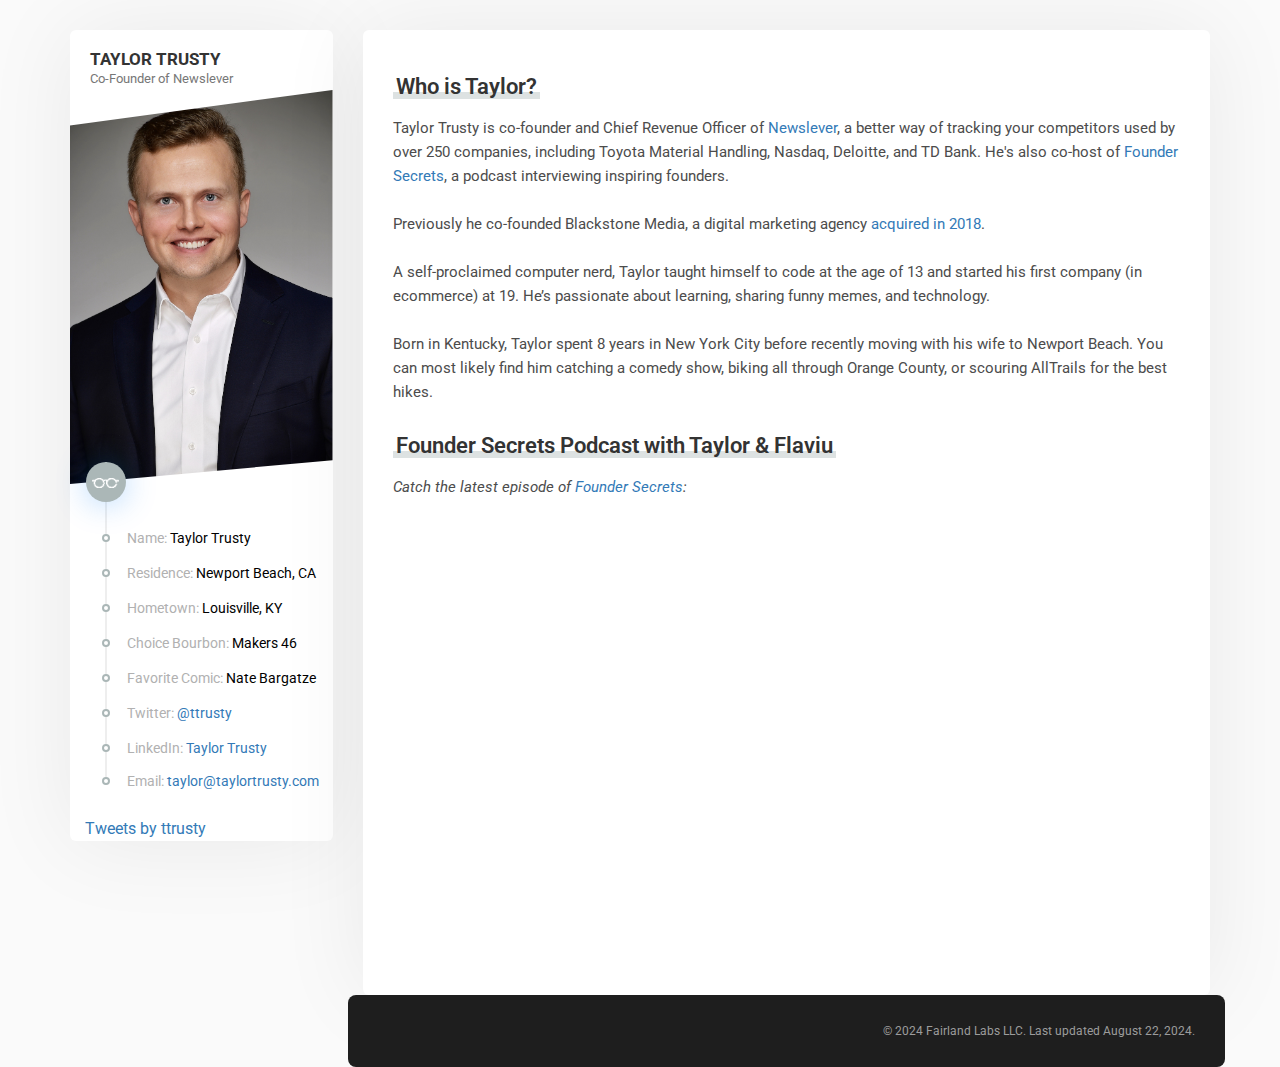
<file: index.html>
<!doctype html>
<html xmlns="http://www.w3.org/1999/xhtml"
      xmlns:fb="http://ogp.me/ns/fb#">
<head>

<title>Taylor Trusty - Co-Founder of Newslever and Co-Host of Founder Secrets</title>
<meta charset="UTF-8">
<meta name="description" content="Taylor Trusty is co-founder of Newslever and co-host of Founder Secrets.">
<meta name="keywords" content="Taylor Trusty, entrepreneur, consultant, digital marketer, speaker">
<meta name="viewport" content="width=device-width, initial-scale=1.0">
<meta property="og:title" content="Taylor Trusty is co-founder of Newslever and co-host of Founder Secrets" />
<meta property="og:image" content="http://www.taylortrusty.com/images/taylortrusty.jpg" />

<!-- CSS
================================================== -->
<link rel="stylesheet" href="css/bootstrap.css"/>
<link rel="stylesheet" href="css/reset.css"/>
<link rel="stylesheet" href="cubeportfolio/css/cubeportfolio.min.css"/>
<link rel="stylesheet" href="css/owl.theme.css"/> 
<link rel="stylesheet" href="css/owl.carousel.css"/>
<link rel="stylesheet" href="css/style.css"/>
<link rel="stylesheet" href="css/colors/grey.css" id="color"/>
<link rel="apple-touch-icon" sizes="180x180" href="apple-touch-icon.png">
<link rel="icon" type="image/png" sizes="32x32" href="favicon-32x32.png">
<link rel="icon" type="image/png" sizes="16x16" href="favicon-16x16.png">
<link rel="manifest" href="site.webmanifest">

    
<!-- Google Web fonts
================================================== --> 
<link href="https://fonts.googleapis.com/css?family=Roboto:400,500,700,900" rel="stylesheet">

<!-- Font Icons
================================================== --> 
<link rel="stylesheet" href="icon-fonts/font-awesome-4.7.0/css/font-awesome.min.css"/>
<link rel="stylesheet" href="icon-fonts/web-design/flaticon.css" />

<!--[if lt IE 9]>
	<script src="http://html5shim.googlecode.com/svn/trunk/html5.js"></script>
<![endif]-->

<!-- Google Tag Manager -->
<script>(function(w,d,s,l,i){w[l]=w[l]||[];w[l].push({'gtm.start':
new Date().getTime(),event:'gtm.js'});var f=d.getElementsByTagName(s)[0],
j=d.createElement(s),dl=l!='dataLayer'?'&l='+l:'';j.async=true;j.src=
'https://www.googletagmanager.com/gtm.js?id='+i+dl;f.parentNode.insertBefore(j,f);
})(window,document,'script','dataLayer','GTM-M8NNN7P');</script>
<!-- End Google Tag Manager -->

</head>
<body>
<!-- Google Tag Manager (noscript) -->
<noscript><iframe src="https://www.googletagmanager.com/ns.html?id=GTM-M8NNN7P"
height="0" width="0" style="display:none;visibility:hidden"></iframe></noscript>
<!-- End Google Tag Manager (noscript) -->
    
<div class="wrapper top_30 container">
<div class="row">
        
<!-- Side bar
================================================== --> 
<div class="col-lg-3 col-md-4">
    <div class="profile">
        <div class="profile-name">
            <span class="name">Taylor Trusty</span><br>
            <span class="job">Co-Founder of Newslever</span>
        </div>
        <figure class="profile-image">
            <img src="images/taylortrusty.jpg" alt="">
        </figure> 
        <ul class="profile-information">
            <li></li>
            <li><p>Name: <span>Taylor Trusty</span></p></li>
            <li><p>Residence: <span>Newport Beach, CA</span></p></li>
			<li><p>Hometown: <span>Louisville, KY</span></p></li>
			<li><p>Choice Bourbon: <span>Makers 46</span></p></li>
			<li><p>Favorite Comic: <span>Nate Bargatze</span></li>
            <li><p>Twitter: <a href="https://twitter.com/ttrusty" target="_blank">@ttrusty</a></p></li>
            <li><p>LinkedIn: <a href="https://www.linkedin.com/in/taylortrusty/" target="_blank">Taylor Trusty</a></p></li>
            <li><p>Email: <a href="mailto:taylor@taylortrusty.com">taylor@taylortrusty.com</a></p></li>
        </ul>
        
        <div class="visible-md-block visible-lg-block col-md-12">
            <a class="visible-md-block visible-lg-block twitter-timeline" data-lang="en" data-height="500" data-theme="light" href="https://twitter.com/ttrusty?ref_src=twsrc%5Etfw">Tweets by ttrusty</a> <script async src="https://platform.twitter.com/widgets.js" charset="utf-8"></script>
        </div>
    </div>
</div>

<!-- Page Tab Container Div -->   
<div id="ajax-tab-container" class="col-lg-9 col-md-8 tab-container">
    <div class="row">
        <div class="col-md-12">
            <div id="content" class="panel-container">
              
                <!-- Intro
                ================================================== -->  
                <div id="home">
                    <div class="row">
                        <section class="about-me line col-md-12 padding_30">
                            <div class="section-title"><span></span><h2>Who is Taylor?</h2></div>
                            <p class="top_15">
                                Taylor Trusty is co-founder and Chief Revenue Officer of <a target="_blank" href="https://newslever.com/">Newslever</a>, a better way of tracking your competitors used by over 250 companies, including Toyota Material Handling, Nasdaq, Deloitte, and TD Bank. He's also co-host of <a href="https://foundersecretspod.com" target="_blank">Founder Secrets</a>, a podcast interviewing inspiring founders. 
                                <br/><br/>
                                Previously he co-founded Blackstone Media, a digital marketing agency <a href="https://www.lanereport.com/106761/2018/10/blackstone-media-merges-with-boston-mass-digital-transformation-agency/" target="_new">acquired in 2018</a>.                               
                                <br/><br/>
                                A self-proclaimed computer nerd, Taylor taught himself to code at the age of 13 and started his first company (in ecommerce) at 19. He’s passionate about learning, sharing funny memes, and technology.                                
                                <br/><br/>
                                <!--
                                The American Advertising Federation recognized him as a Hot 10 award winner in 2011 and The Kentucky Entrepreneur Hall of Fame named him an Emerging Entrepreneur the following year. Greater Louisville Inc selected his second company for the Fast Dozen award when he was 29, and by the age of 30, Taylor was named one of the 20 People to Know in Technology by Louisville Business First.
                                
                                <br/><br/>
                                Taylor has spoken to over 100 groups about entrepreneurship, digital strategy, and technology trends, including the Estonian E-Commerce Association, Techstars, American Advertising Federation, and Vistage.
                                <br/><br/>-->
                                Born in Kentucky, Taylor spent 8 years in New York City before recently moving with his wife to Newport Beach. You can most likely find him catching a comedy show, biking all through Orange County, or scouring AllTrails for the best hikes.
                            </p>
                        </section>
                    </div>
                </div>
                
                <!-- Founder Secrets
                ==================================================
                -->  
                
                <div id="home">
                    <div class="row">
                        <section class="about-me line col-md-12 padding_30">
                            <div class="section-title"><span></span><h2>Founder Secrets Podcast with Taylor &amp; Flaviu</h2></div>
                            <p class="top_15">
                                
                                <em>Catch the latest episode of <a href="https://foundersecretspod.com" target="_blank">Founder Secrets</a>:</em>
                                <br/><br/>
                                
                                <iframe allow="autoplay *; encrypted-media *; fullscreen *; clipboard-write" frameborder="0" height="450" style="width:100%;max-width:660px;overflow:hidden;border-radius:10px;" sandbox="allow-forms allow-popups allow-same-origin allow-scripts allow-storage-access-by-user-activation allow-top-navigation-by-user-activation" src="https://embed.podcasts.apple.com/us/podcast/founder-secrets-with-taylor-and-flaviu/id1647869852"></iframe>
                                
                            </p>
                        </section>
                    </div>
                </div>
    			
				<!-- Interviews and press
	            ==================================================
	            <div id="blog">
	                <div class="row">
	                    <section class="blog col-md-12 bottom_30">
	                        <div class="col-md-12 content-header">
	                            <div class="section-title top_30 bottom_15"><span></span><h2>Interviews and Press</h2></div>
	                        </div>
	                        <div id="grid-blog" class="row">
                                
                                <div class="cbp-item">
                                    <a href="https://www.salesschema.com/taylor-trusty-on-running-and-selling-an-agency/" target="_blank" class="blog-box">
                                        <div class="blog-img">
                                            <img src="images/interview-sales-schema.png" alt="Digital Agency Growth Podcast - Taylor Trusty">
                                        </div>
                                        <div class="blog-box-info">
                                                
                                            <span class="category">Interview - February 2022</span>
                                            <h2 class="title">Digital Agency Growth Podcast 118: Running &amp; Selling an Agency</h2>
                                            <p class="little-text">Have you ever been curious if the grass is greener on the other side of the fence of your agency? Taylor Trusty did. Turns out for him that grass was a software company, the fence was selling his agency, and the grass was greener on the other side. </p>
                                        </div>
                                    </a>
                                </div>
                                
                                <div class="cbp-item">
                                    <a href="https://avnation.tv/podcast/avsocial-64-cloak-dagger/" target="_blank" class="blog-box">
                                        <div class="blog-img">
                                            <img src="images/interview-avsocial.png" alt="AVSocial - Taylor Trusty">
                                        </div>
                                        <div class="blog-box-info">
                                                
                                            <span class="category">Interview - May 2021</span>
                                            <h2 class="title">AVSocial 64: Cloak & Dagger</h2>
                                            <p class="little-text">On today’s episode of AVSocial, we are discussing how competitive intelligence works, what it means to look at your fellow integrators for a potential change in the wind, and what it takes to keep these proceedings well above board.</p>
                                        </div>
                                    </a>
                                </div>
                                
                                <div class="cbp-item">
                                    <a href="https://www.linkedin.com/posts/zackpennington_if-you-havent-checked-out-my-new-clubhouse-activity-6774724420943667200-vezb" target="_blank" class="blog-box">
                                        <div class="blog-img">
                                            <img src="images/interview-solicited-advice.jpg" alt="Solicited Advice - Taylor Trusty">
                                        </div>
                                        <div class="blog-box-info">
                                                
                                            <span class="category">Interview - March 2021</span>
                                            <h2 class="title">Solicited Advice: Zack Pennington</h2>
                                            <p class="little-text">Unlike most entrepreneurship interview shows, we spend very little time talking about ourselves and instead focus on giving advice based on audience-submitted questions!</p>
                                        </div>
                                    </a>
                                </div>
                                
                                <div class="cbp-item">
                                    <a href="https://www.linkedin.com/posts/libpodcast_the-leadership-in-business-podcast-episode-activity-6707488723942080512-b3UW" target="_blank" class="blog-box">
                                        <div class="blog-img">
                                            <img src="images/press-leadershipinbusiness.png" alt="Smart Business Revolution Podcast">
                                        </div>
                                        <div class="blog-box-info">
                                                
                                            <span class="category">Interview - September 2020</span>
                                            <h2 class="title">The Leadership in Business - Episode 108</h2>
                                            <p class="little-text">#108 Taylor Trusty, Co-founder and President at Signal Insights advised... "Seek out people who are where you want to be... and then go see them!"</p>
                                        </div>
                                    </a>
                                </div>

                                <div class="cbp-item">
                                    <a href="https://smartbusinessrevolution.com/taylor-trusty-lessons-learned-from-building-and-selling-an-agency-in-a-small-market/" target="_blank" class="blog-box">
                                        <div class="blog-img">
                                            <img src="images/press-smart.png" alt="Smart Business Revolution Podcast">
                                        </div>
                                        <div class="blog-box-info">
                                            <span class="category">Podcast - April 2020</span>
                                            <h2 class="title">Lessons Learned from Building and Selling an Agency in a Small Market</h2>
                                            <p class="little-text">Why Taylor Trusty decided not to go to college, and why how he decided at a young age that he was going to focus on running his own business, and much more.</p>
                                        </div>
                                    </a>
                                </div>
                                
                                <div class="cbp-item">
                                    <a href="https://podcasts.apple.com/us/podcast/taylor-trusty-the-hard-road-of-entrepreneurship/id1474483447?i=1000467446424" target="_blank" class="blog-box">
                                        <div class="blog-img">
                                            <img src="images/press-hotmic.png" alt="The Hot Mic @ Arch DevOps">
                                        </div>
                                        <div class="blog-box-info">
                                            <span class="category">Podcast - March 2020</span>
                                            <h2 class="title">The Hot Mic: The Hard Road of Entrepreneurship</h2>
                                            <p class="little-text">In this episode, we talk about the struggles that go into building a great business, and how not talking about the struggles ends up being a detriment to current and future business creators.</p>
                                        </div>
                                    </a>
                                </div>

                                <div class="cbp-item">
                                    <a href="https://www.digitalmastermind.com/the-climb-podcast-ep-5-w-taylor-trusty/" target="_blank" class="blog-box">
                                        <div class="blog-img">
                                            <img src="images/press-climbing.png" alt="The Climb">
                                        </div>
                                        <div class="blog-box-info">
                                            <span class="category">Podcast - Feb 2020</span>
                                            <h2 class="title">The Climb Ep. 5: Escaping, Life After an Agency &amp; Starting a New Venture</h2>
                                            <p class="little-text">In this episode, we laugh a lot, we get personal, we talk about being a business owner, selling an agency, crashing in front of an audience, and we serve up some meaty marketing tips along the way.</p>
                                        </div>
                                    </a>
                                </div>
                            
                                <div class="cbp-item">
                                    <a href="https://news.vaimo.com/10-ux-trends-ecommerce-store" target="_blank" class="blog-box">
                                        <div class="blog-img">
                                            <img src="images/core.png" alt="Core of Commerce">
                                        </div>
                                        <div class="blog-box-info">
                                            <span class="category">Interview - Nov 2019</span>
                                            <h2 class="title">Top 10 User Experience (UX) Trends Affecting Your eCommerce Store in 2020</h2>
                                            <p class="little-text">Each week, we explore the industry’s hottest topics to inspire you and give you practical tools to improve your commerce business. Host, Guido Jansen, talks to the industry’s brightest minds.</p>
                                        </div>
                                    </a>
                                </div>
                                
                               
                                
                                <div class="cbp-item">
	                                <a href="https://www.scalingupservices.com/podcast/053-taylor-trusty" target="_blank" class="blog-box">
	                                    <div class="blog-img">
	                                        <img src="images/press-scaling.png" alt="Scaling Up Services - Episode 53">
	                                    </div>
	                                    <div class="blog-box-info">
	                                        <span class="category">Podcast - June 2019</span>
	                                        <h2 class="title">Scaling Up Services - Episode 53</h2>
	                                        <p class="little-text">Scaling Up Services is a podcast devoted to helping founders, partners, CEOs, key executives, and managers of service-based businesses scale their companies faster and with less drama.</p>
	                                    </div>
	                                </a>
	                            </div>         
                                
                                <div class="cbp-item">
	                                <a href="https://www.bizjournals.com/louisville/news/2019/05/08/acquisition-complete-for-louisville-marketing.html" target="_blank" class="blog-box">
	                                    <div class="blog-img">
	                                        <img src="images/press-businessfirst.png" alt="Business First">
	                                    </div>
	                                    <div class="blog-box-info">
	                                        <span class="category">Press - May 2019</span> 
	                                        <h2 class="title">Business First: Acquisition complete for Louisville marketing agency</h2>
	                                        <p class="little-text">Louisville-based marketing agency Blackstone Digital is now part of ADK Group, out of Boston.</p>
	                                    </div>
	                                </a>
	                            </div>
                                
                                <div class="cbp-item">
	                                <a href="https://www.lanereport.com/106761/2018/10/blackstone-media-merges-with-boston-mass-digital-transformation-agency/" target="_blank" class="blog-box">
	                                    <div class="blog-img">
	                                        <img src="images/press-lanereport.jpg" alt="Lane Report">
	                                    </div>
	                                    <div class="blog-box-info">
	                                        <span class="category">Press - October 2018</span> 
	                                        <h2 class="title">Lane Report: Blackstone Media merges with Boston, Mass. digital transformation agency</h2>
	                                        <p class="little-text">Blackstone Media Network, a Louisville-based digital marketing agency, has been acquired by The ADK Group (ADK) out of Boston, Mass., effective September 2018. The merger coincides with the Blackstone company rebrand, now known as Blackstone Digital.</p>
	                                    </div>
	                                </a>
	                            </div>
                                
                                 <div class="cbp-item">
	                                <a href="https://moxietalk.com/episodes/taylor-trusty/" target="_blank" class="blog-box">
	                                    <div class="blog-img">
	                                        <img src="images/press-moxietalk.png" alt="MoxieTalk - Episode 194">
	                                    </div>
	                                    <div class="blog-box-info">
	                                        <span class="category">Interview - June 2017</span> 
	                                        <h2 class="title">MoxieTalk - Episode 194</h2>
	                                        <p class="little-text">MoxieTalk is a talk show that gives an intimate look into the courage, character and defining moments of today’s most inspiring individuals.</p>
	                                    </div>
	                                </a>
	                            </div>
                                
	                    </section>
	                </div>
	            </div>-->
         </div>
    </div>
<!-- Footer ================================================== --> 
<footer>
    <div class="footer col-md-12">
        <div class="name col-md-4 hidden-md hidden-sm hidden-xs"></div>
        <div class="copyright col-lg-8 col-md-12">© 2024 Fairland Labs LLC. Last updated August 22, 2024.</div>  
    </div>
</footer>
    
</div> <!-- Tab Container - End -->
</div> <!-- Row - End --> 
</div> <!-- Wrapper - End -->   

<!-- Javascripts
================================================== -->  
<script src="js/jquery-2.1.4.min.js"></script> 
<script src="cubeportfolio/js/jquery.cubeportfolio.min.js"></script>
<script src="js/bootstrap.min.js"></script> 
<script src="js/jquery.easytabs.min.js"></script>
<script src="js/owl.carousel.min.js"></script> 
<script src="js/main.js"></script>



</body>
</html>
</file>
<file: css/style.css>
/* --------------------------------- */
/* Css Styles                        */
/*---------------------------------- */

/**
	Mat - vCard Template
	Author : Tavonline
	Copyright 2017

/* Table of Content
==================================================
	
	1. Body and Core Css
	2. Profile Section
	3. Navigation
	4. Home Section
	5. Resume Section
    6. Portfolio Section
    7. Blog Section
    8. Testimonial Section
    9. Contact Section
    10. Footer Section
    11. Realtor Portfolio 
    12. Photo Gallery Widgets
    13. Table Widget
    14. Pricing Widget
    15. Events Widget
    16. Discography Widget
    17. Responsive

/*------------------------ 1 Body and Core Css ------------------------*/		


.portfolio img.item{
    width: 100%;
}

body{
    font-family: 'Roboto', sans-serif;
    background:#fafafa;
    overflow-x: hidden;
    position: relative;
}

.geometric-shapes{
    position: absolute;
    width: 100%;
}

html{
	height: 100%;
}

/* Typography */

hr{
    width: 100%;
    background: #efefef;
}

.blog-title{
    font-size: 26px;
    font-weight: bold;
    line-height: 30px;
}

.page-title i{
    font-size: 18px;
    color: #d2d2d2;
}

.timeline-title{
    font-size: 22px;
    font-weight: 500;
    margin-left: 25px;
    line-height: 10px;
}

.section-title{
    position: relative;
    display: inline-block;    
    padding: 0 3px;
}

.section-title h1, .section-title h2, .section-title h3, .section-title h4 ,.section-title h5{
    font-size: 22px;
    font-weight: 600;
    position: relative;
}

.section-title span{
    position: absolute;
    height: 7px;
    width: 100%;
    bottom: 0;
    opacity: 0.4;    
    left:0;
}

.site-btn{
    font-size: 14px;
    font-weight: 500;
    border: 0;
    border-radius: 50px;
    -webkit-border-radius: 50px;
    -moz-border-radius: 50px;
    padding: 1px 29px;
    line-height: 35px;
}

.site-btn.black{
    background: #000 !important;
}

.cbp-l-loadMore-link.site-btn{
    font-family: 'Roboto', sans-serif !important;
    font-size: 14px !important;
    font-weight: 500 !important;
    border: 0 !important;
    border-radius: 50px;
    -webkit-border-radius: 50px;
    -moz-border-radius: 50px;
    padding: 1px 29px !important;
    line-height: 35px !important;
}

.site-btn:hover{
   transition: all ease 0.3s;   
}

.site-btn.icon{
    text-align: left;
    padding: 1px 6px 1px 19px;
}

.site-btn.icon i{
    color: #000;
    background: #fff;
    margin-left: 15px;
    border-radius: 50px;
    font-size: 11px;
    height: 27px;
    width: 27px;
    float: right;
    text-align: center;
    line-height: 29px;    
    margin-top: 4px;
}

#content{
    background: #fff;
    box-shadow: 0px 2px 92px 0px rgba(0, 0, 0, 0.07);
    -webkit-box-shadow: 0px 2px 92px 0px rgba(0, 0, 0, 0.07);
    -moz-box-shadow: 0px 2px 92px 0px rgba(0, 0, 0, 0.07);
}


p{
    font-size: 15px;
    color: #4c4c4c;
    line-height: 24px;
 }

.little-text{
    color: #989898;
    font-weight: 400;
    line-height: 18px;
}

blockquote {
    font-weight: 600;
    font-size: 18px;
    line-height: 30px;
}

h1{
    font-size: 50px;
    font-weight: 500;  
}

h2{
    font-size: 43px;
    font-weight: 500;
}

h3{
    font-size: 37px;
    font-weight: 500;  
}

h4{
    font-size: 32px;
    font-weight: 500;
}

h5{
    font-size: 26px;
    font-weight: 500;
}

h6{
    font-size: 20px;
    font-weight: 500;
}


/* Margins & Paddings */

.top_15{
    margin-top: 15px;
}

.top_30{
    margin-top: 30px;
}

.top_45{
    margin-top: 45px;
}

.top_60{
    margin-top: 60px;
}

.top_90{
    margin-top: 90px;
}

.top_120{
    margin-top: 120px;
}

.padding_30{
   padding-top: 30px; 
}

.padding_45{
   padding-top: 45px; 
}

.padding_50{
   padding-top: 50px; 
}

.padding_60{
   padding-top: 60px; 
}

.padding_90{
   padding-top: 90px; 
}

.bottom_15{
    margin-bottom: 15px;
}

.bottom_30{
    margin-bottom: 30px;
}

.bottom_45{
    margin-bottom: 45px;
}

.bottom_60{
    margin-bottom: 60px;
}

.bottom_90{
    margin-bottom: 90px;
}

.bottom_120{
    margin-bottom: 120px;
}

.padbot_15{
    padding-bottom: 15px;
}

.padbot_30{
    padding-bottom: 30px;
}

.padbot_45{
    padding-bottom: 45px;
}

.padbot_50{
    padding-bottom: 50px;
}

.padbot_60{
    padding-bottom: 60px;
}


/*Spinner*/

#preloader {
    background-color:#fff;
    position: fixed;
    top:0;
    left:0;
    width: 100%;
    height: 100%; 
    z-index: 1000;
    display:table;
    text-align: center;
}

@keyframes spinner {
  to {transform: rotate(360deg);}
}
 
.spinner:before {
    content: '';
    box-sizing: border-box;
    position: absolute;
    top: 50%;
    left: 50%;
    width: 60px;
    height: 60px;
    margin-top: -30px;
    margin-left: -30px;
    border-radius: 50%;
    border: 1px solid #ccc;
    animation: spinner .6s linear infinite;
}

.spinner:after{
    content: '';
    position: absolute;
    top: 50%;
    left: 50%;
    width: 50px;
    height: 50px;
    margin-top: -25px;
    margin-left: -25px;
    border-radius: 50px;
    background: url(../images/spinner.jpg) center center;
}

/*------------------------ 2 Profile Section ------------------------*/

.profile{
    background: #fff;
    border-radius: 6px;
    -moz-border-radius: 6px;
    -webkit-border-radius: 6px;
    -o-border-radius: 6px;
    width: 100%;
    display: inline-block;    
    box-shadow: 0px 2px 92px 0px rgba(0, 0, 0, 0.07);
    -webkit-box-shadow: 0px 2px 92px 0px rgba(0, 0, 0, 0.07);
    -moz-box-shadow: 0px 2px 92px 0px rgba(0, 0, 0, 0.07);
}

.profile-name{
    line-height: 18px;
    padding: 20px;
}

.profile .name{
    text-transform: uppercase;
    font-size: 17px;
    font-weight: bold;
}

.profile .job{
    font-size: 13px;
    color: #777777;
}

.profile-image {
    margin-top: -18px;
    -webkit-clip-path: polygon(0 9%, 100% 0, 100% 94%, 0% 100%);
    clip-path: polygon(0 9%, 100% 0, 100% 94%, 0% 100%);
}

.profile-image img{
    width: 100%;
}

ul.profile-information{
    list-style: none;
    margin: 8px 0px 8px 35px;
}

ul.profile-information li{
    border-left: solid 2px #eee;
    padding: 0 0 23px 20px;
    font-size: 14px;
    color: #787878;
}

ul.profile-information li p{
    font-size: 13.5px;
    color: #b1b1b1;
    line-height: 12px;
}

ul.profile-information li:last-child{
    border: 0;
    margin-left: 2px;
    margin-top: -2px;
}

ul.profile-information li:before{
    content: "";
    border: solid 2px;
    width: 8px;
    height: 8px;
    border-radius: 50px;
    -moz-border-radius: 50px;
    -webkit-border-radius: 50px;
    font-size: 8px;
    margin-left: -25px;
    margin-top: 2px;
    font-weight: 400;
    background: #fff;
    display: block;
    position: absolute;
}

ul.profile-information li span{
    color: #000;
}


ul.profile-information li:first-child{
    padding-bottom: 10px;    
    padding-left: 30px;
    position: relative;
}

ul.profile-information li:first-child img {
    margin: -44px -44px;
    display: inline-block;
    position: absolute;
    width: 25px;
}

ul.profile-information li:first-child:before{
    /*content: '\f2c0';
    font-family: FontAwesome;
    font-size: 13.5px;*/
    margin-left: -51px;
    margin-top: -30px;
    margin-bottom: 20px;
    position: relative;
    border: 0;
    width: 40px;
    height: 40px;
    padding: 11px 14px;
  box-shadow: 0px 2px 32px 0px rgba(4, 123, 248, 0.3);
}

ul.profile-information li:first-child:after{
    background: url(../images/glasses-w.png) no-repeat;
    content: '';
    width: 30px;
    height: 10px;
    position: absolute;
    top: 0;
    left: 0;
    margin: 16px -15px;
    background-size: 27px 10px;
}

.profile .site-btn{
    margin: 18px auto 30px;
    display: block;
}


/*------------------------ 3 Navigation ------------------------*/

header nav{
    background: #fff;
    display: inline-block;
    border-radius: 6px;
    -moz-border-radius: 6px;
    -webkit-border-radius: 6px;
    height: 70px;
    width: 100%;
    margin-bottom: 30px;
    line-height: 70px;
    box-shadow: 0px 2px 92px 0px rgba(0, 0, 0, 0.07);
    -webkit-box-shadow: 0px 2px 92px 0px rgba(0, 0, 0, 0.07);
    -moz-box-shadow: 0px 2px 92px 0px rgba(0, 0, 0, 0.07);
}

header nav ul li{
    float: left;
}

header nav ul li a{
    font-size: 14px;
    font-weight: bold;
    color: #000;
    padding: 0 10px;
    line-height: 73px;
    display: block;
}

header nav ul li a:hover{
    transition: all ease 0.3s;
    -webkit-transition: all ease 0.3s;
    -moz-transition: all ease 0.3s;   
}

header nav ul li a:after{
    border-right: 1px solid #dfdfdf;
}

header nav a.home-btn{
    color: #fff;
    border-radius: 6px 0 0 6px;
    -webkit-border-radius: 6px 0 0 6px;
    -moz-border-radius: 6px 0 0 6px;
    padding: 0px 24px;
    float: left;
    height: 70px;
    line-height: 70px;
    margin-right: 10px;
    transition: all ease 0.4s;    
    line-height: 77px;
}

header nav a.home-btn:hover{
    transition: all ease 0.3s;
    -webkit-transition: all ease 0.3s;
    -moz-transition: all ease 0.3s;
}

header nav a.home-btn i{
    font-size: 21px;
}

header nav .site-btn{
    margin: 18px 18px 0 5px;  
}

.social-icons a {
    color: #000;
    font-size: 12px;
    transition: all ease 0.2s;
    width: 24px;
    height: 18px;
    display: inline-block;
}


.social-icons a:hover {
    font-size: 14px;
}

.fb:hover{
    color: #3b5998!important;
    transition: all ease 0.2s;
}

.tw:hover{
    color: #55acee!important;
    transition: all ease 0.2s;
}

.ins:hover{
    color: #cd486b!important;
    transition: all ease 0.2s;
}

.bh:hover{
    color: #1769ff!important;
    transition: all ease 0.2s;
}

.dr:hover{
    color: #ea4c89!important;
    transition: all ease 0.2s;
}

header nav .menuout{
    z-index: 10
}

header nav .menuout{
    display: none;
} 

/*------------------------ 4 Home Section ------------------------*/

#content{
    min-height: 500px;
    border-radius: 6px;
    -moz-border-radius: 6px;
    -webkit-border-radius: 6px;
    padding: 15px;
}

section{
    padding-left: 30px !important;
    padding-right: 30px !important;
}

section.line{
    border-bottom: solid 1px #efefef;
}

section:last-child{
    border:0;
}

section.graybg{
    background: #fafafa;
}

.services .service span.title{
    font-size: 14px;
    font-weight: 500;
    line-height: 30px;
}

.clients .client{
    background: #fff;
    padding: 18px;
    border-radius: 8px;
    box-shadow: 0px 0px 48px 0px rgba(4, 6, 4, 0.08);
    width: 100%;    
    padding: 26px 16px;
}
/*
.clients .col-md-3:nth-child(2) .client {
    padding: 23px 18px;
}*/


.clients .client img {
    width: 100%;
}

.service .icon i:before {
    font-size: 44px;
    margin-left: 0;
}

.service{
    background: #fff;
    border-radius: 8px;
    -webkit-border-radius: 8px;
    -moz-border-radius: 8px;
    padding: 20px;
   box-shadow: 0px 0px 48px 0px rgba(4, 6, 4, 0.08);
   min-height: 186px;
}

/*------------------------ 5 Resume Section ------------------------*/

ul.timeline{
    margin-left: 10px;
}

.timeline li{
    border-left: solid 2px #ececec;
    list-style: none;
    padding: 0 0 40px 30px;
}

.timeline li:before{
    content: "";
    border: solid 2px;
    width: 8px;
    height: 8px;
    border-radius: 50px;
    -moz-border-radius: 50px;
    -webkit-border-radius: 50px;
    font-size: 8px;
    margin-left: -35px;
    font-weight: 400;
    background: #fff;
    display: block;
    position: absolute;
    margin-top: -1px;
}

.timeline li .line-title{
    font-size: 16px;
    line-height: 16px;
}

.timeline li:first-child{
    padding: 0 0 60px 19px;
}

.timeline li:first-child:before{
    border: 0;
    background: none;
    position: relative;
}

.timeline li:first-child i{
    float: left;
    margin-left: -30px;
    padding: 18px 16px;
    border-radius: 30px;
    margin: -13px -45px;
    background: #fff;
    width: 53px;
    text-align: center;
}

.timeline li .section-title{
    padding-left: 20px;
}

.timeline li span {
    font-size: 13px;
    padding: 9px 0;
    display: block;
}

.timeline li:last-child{
    border: 0;
    margin-left: 2px;
}

/* Skills */

.skill-list li {
    list-style: none;
}

.skill-list h3 {
    font-size: 12px;
}

.skill-list .progress {
    margin: 10px 0 20px;
    display: block;
    height: 5px;
    position: relative;
    width: 100%;
    overflow: visible;
    border-radius: 50px;
    -moz-border-radius: 50px;
    -webkit-border-radius: 50px;
    -ms-border-radius: 50px;
    -o-border-radius: 50px;
    background: #dfdfdf;
    box-shadow: 0;
}

.skill-list .progress .percentage {
    border-radius: 50px 0 0 50px;
    -moz-border-radius: 50px 0 0 50px;
    -webkit-border-radius: 50px 0 0 50px;
    -ms-border-radius: 50px 0 0 50px;
    -o-border-radius: 50px 0 0 50px;
    bottom: 0;
    position: absolute;
    top: 0;
}


/*------------------------ 6 Portfolio Section ------------------------*/


#portfolio .cbp-item{
    padding: 15px !important;
}

#portfolio section {
    padding-left: 15px !important;
    padding-right: 15px !important;
}

#portfolio .cbp-item-wrapper {
    border-radius: 6px;
    -webkit-border-radius:6px;
    -moz-border-radius: 6px;
    display: inline-block;
    overflow: hidden;
    box-shadow: 0px 0px 48px 0px rgba(4, 6, 4, 0.08);
    -webkit-box-shadow: 0px 0px 48px 0px rgba(4, 6, 4, 0.08);
    -moz-box-shadow: 0px 0px 48px 0px rgba(4, 6, 4, 0.08);
/*    transition: all ease 0.3s;
    -webkit-transition: all ease 0.3s;
    -moz-transition: all ease 0.3s;*/
}

.content-header{
    z-index: 5;
}

#portfolio .cbp-item-wrapper:hover {
    transition: all ease 0.3s;
    -webkit-transition: all ease 0.3s;
    -moz-transition: all ease 0.3s;
    box-shadow: 0px 0px 20px 0px rgba(4, 6, 4, 0.08);
    -webkit-box-shadow: 0px 0px 20px 0px rgba(4, 6, 4, 0.08);
    -moz-box-shadow: 0px 0px 20px 0px rgba(4, 6, 4, 0.08);
}

#portfolio .cbp-item figure img, .work figure{
    width: 100%;
}

#portfolio .cbp-item figcaption .title{
    font-size: 14px;
    color: #000;
}

#portfolio .cbp-item figcaption{
    padding: 14px;
}

#portfolio .cbp-item figcaption .info{
    font-size: 13px;
    color: #989898;
    line-height: 18px;
    display: block;
} 

#portfolio #filters-container .cbp-filter-item{
    font-size: 14px;
    color: #787878;
    cursor: pointer;
    float: left;
    margin-right: 15px;
}

#portfolio .cbp-item:hover figure .icon{
    opacity: 0.9;
    transition: all ease 0.3s;
    -webkit-transition: all ease 0.3s;
    -moz-transition: all ease 0.3s;
    transform: translate(0,-25px);
    -webkit-transform: translate(0,-25px);
    -moz-transform: translate(0,-25px);
}


#portfolio .cbp-item figure .icon {
    position: absolute;
    left: 0;
    right: 0;
    text-align: center;
    opacity: 0;
    display: table-cell;
    vertical-align: middle;
    top: 50%;
    margin-top: -20px;
    transition: all ease 0.3s;
}

#portfolio .cbp-item figure .icon i{
    color: #fff;
    padding: 17px 0 16px;
    min-width: 50px;
    border-radius: 50px;
    text-align: center;
    transition: all ease 0.3s;
    text-align: center;
    background: rgba(3, 122, 249, 0.80);
}

#portfolio .cbp-item figure .icon i:before{
    font-size: 18px;
}


/* portfolio content */

.portfolio-content figure img{
    width: 100%;
    border-radius: 5px; 
}

.cbp-popup-singlePage .cbp-popup-close{
        background: url(../images/sprite.png) -74px -3px no-repeat scroll transparent !important;
}

.cbp-popup-singlePage .cbp-popup-prev {
    background: url(../images/sprite.png) -23px -3px no-repeat scroll transparent !important;
}

.cbp-popup-singlePage .cbp-popup-next {
    background: url(../images/sprite.png) -127px -3px no-repeat scroll transparent !important;
}


.cbp-popup-singlePage .cbp-popup-close:hover{
        background: url(../images/sprite.png) -74px -46px no-repeat scroll transparent !important;
}

.cbp-popup-singlePage .cbp-popup-prev:hover {
    background: url(../images/sprite.png) -23px -46px no-repeat scroll transparent !important;
}

.cbp-popup-singlePage .cbp-popup-next:hover {
    background: url(../images/sprite.png) -127px -46px no-repeat scroll transparent !important;
}

.cbp-popup-singlePage .cbp-popup-navigation-wrap {
    background-color: #fff;
    box-shadow: -5px 10px 12px -10px rgba(201,201,201,0.30);
}

.cbp-popup-singlePage-counter {
    color: #c1c1c1;
}

.social-share ul{
    list-style: none;
    display: inline-block;
}

.social-share ul li{
    list-style: none;
    float: left;
    margin-right: 10px;
}

.social-share ul li a{
    color:#b6b6b6; 
}

.social-share ul li a:hover{
    color:#000; 
    transition: all ease 0.3s;
    -webkit-transition: all ease 0.3s;
    -moz-transition: all ease 0.3s;
}

.cbp-slider .cbp-nav-next:after, .cbp-slider .cbp-nav-prev:after{
    width: 34px;
    height: 34px;
    background-size: 109px 140px;
    background-position: -35px -71px;
}

.cbp-slider .cbp-nav-prev:after{
    background-position: 0px -71px;
}

.cbp-slider .cbp-nav-next:after:hover, .cbp-slider .cbp-nav-prev:after:hover{
    width: 34px;
    height: 34px;
    background-size: 109px 140px;
    background-position: -35px -71px;
    opacity: 0.3;
    transition: all ease 0.3s;
}

.cbp-slider .cbp-nav-next:after{
    background-position: -35px -71px; 
}

.cbp-slider .cbp-nav-prev:hover:after{
    background-position: 0px -71px;
}

.cbp-slider .cbp-nav-next:hover:after{
    background-position: -35px -71px; 
}

.mat-slider{
    border-radius: 6px;
    overflow: hidden;
}


/*------------------------ 7 Blog Section ------------------------*/

#blog .cbp-item{
    padding: 15px !important;
}

#blog section {
    padding-left: 15px !important;
    padding-right: 15px !important;
}

#blog a.blog-box{
    cursor: pointer;
    display: inline-block;   
    border-radius: 6px;
    -webkit-border-radius:6px;
    -moz-border-radius: 6px;
    overflow: hidden;
    box-shadow: 0px 0px 48px 0px rgba(4, 6, 4, 0.08);
    -webkit-box-shadow: 0px 0px 48px 0px rgba(4, 6, 4, 0.08);
    -moz-box-shadow: 0px 0px 48px 0px rgba(4, 6, 4, 0.08);
    transition: all ease 0.3s;
    -webkit-transition: all ease 0.3s;
    -moz-transition: all ease 0.3s;
}

#blog a.blog-box:hover{
    box-shadow: 0px 0px 8px 0px rgba(4, 6, 4, 0.08);
    transition: all ease 0.3s;
    -webkit-transition: all ease 0.3s;
    -moz-transition: all ease 0.3s;
}

#blog a.blog-box .blog-img{
    position: relative;
}

#blog a.blog-box .blog-box-info{
    padding: 15px;
}
#blog a.blog-box .blog-box-info .little-text{
    padding: 5px 0;
}

#blog .blog-box .date span:last-child{
    opacity: 0.6;
}

#blog .blog-box span.category{
    font-size: 13px;
    color: #afafaf;
}

#blog .blog-box span.date{
    color: #505050 !important;
    font-size: 11px;
    font-family: arial;
}

#blog .blog-box .title{
    font-size: 15px;
    color: #000;
    line-height: 20px;
    padding: 2px 0 4px;
}

/*Blog Detail Page */

#blog-post{
    padding: 30px 15px;
}

#blog-post .post .blog-image {
    width: 100%;
    border-radius: 6px;
    -webkit-border-radius: 6px;
    -moz-border-radius: 6px;
    overflow: hidden;
}

#blog-post .post .blog-image img{
    width: 100%;
}

#blog-post .post .blog-iframe iframe{
    width: 100%;
}

#blog-post .post{
    padding-right: 30px;
}

/* Sidebar */

#blog-post .blog-sidebar{
    border-left: solid 1px #efefef;
    padding-left: 30px;
}

#blog-post .blog-sidebar .category ul{
    list-style: none;
}

#blog-post .blog-sidebar .category ul li{
    font-size: 13px;
    color: #3d3d3d;
    border-bottom: solid 1px #efefef;    
    line-height: 35px;
}

#blog-post .blog-sidebar .category ul li a{
    color: #3d3d3d;
}

#blog-post .blog-sidebar .category ul li span{
    float: right;
    color: #8a8a8a;
}

#blog-post .post-list ul li{
    list-style: none;
} 

#blog-post .post-list ul li a{
    border-bottom: solid 1px #efefef;
    display: block;
    padding: 16px 0;
} 

#blog-post .post-list ul li:last-child a{ 
    border:0;
} 

#blog-post .post-list ul li a .info{
    font-size: 12px;
} 

#blog-post .post-list ul li a .info span{
    color: #b4b4b4;
    margin-left: 5px;
}

#blog-post .post-list ul li a p{
    font-size: 13px;
    line-height: 22px;
    color: #000;
}

#blog-post .blog-sidebar .advertisement img{
    width: 100%;
}

#blog-post .post .tags{
    font-size: 12px; 
    border-bottom: solid 1px #efefef;
    border-top: solid 1px #efefef;
    padding: 20px 0;
}

#blog-post .post .tags span{
    margin-right: 7px;
}

#blog-post .post .tags a{
    color: #686969;
    margin-right: 3px;
}

#blog-post .post .post-list ul li a p{
    font-size: 14px;
    padding-top: 5px;
}

#blog-post .post .post-list ul li a{
    padding:25px 0;
}

/* Post Comments */

#blog-post .post-comment ul li{
    list-style: none;
    border-bottom: solid 1px #efefef;
    padding: 30px 0;
}

#blog-post .post-comment ul li:last-child{
    border: 0
}

#blog-post .post-comment ul li .person-img{
    padding-right: 0;
}

#blog-post .post-comment ul li .person-img img{
    width: 100%;
}

#blog-post .post-comment ul li .comment-content .name{
    font-size: 14px;
    font-weight: 500;
}

#blog-post .post-comment ul li .comment-content .date{
    font-size: 11px;
    color: #b0b0b0;
}

#blog-post .post-comment ul li .comment-content p{
    font-size: 13px;
    color: #989898;
    line-height: 20px;
    padding-top: 2px;
}

#blog-post .post-comment ul li .comment-content a{
    font-size: 12px;
    padding-top: 10px;    
    display: block;
}

#blog-post .post-comment ul li .comment-content a i{
    margin-right: 5px;
}

#blog-post .post-comment .reply{
    padding-left: 30px;
}

/* Form */

.site-form .site-input{
    width: 100%;
    height: 45px;
    border: 0;
    color: #000;
    border-bottom: solid 1px #dfdfdf;
    font-size: 13px;
    padding-left: 10px;
    margin-bottom: 15px;
    outline: 0;
}

.site-form .site-area{
    width: 100%;
    border: 0;
    border-bottom: solid 1px #dfdfdf;
    font-size: 13px;
    padding: 20px 0 0 10px;
    min-height: 100px;
    margin-bottom: 15px;
}

.site-form .site-area{
    width: 100%;
    border: 0;
    border-bottom: solid 1px #dfdfdf;
    font-size: 13px;
    padding: 20px 0 0 10px;
    min-height: 100px;
    margin-bottom: 15px;
}

/*------------------------ 8 Testimonial Section ------------------------*/

.testimonials {
    overflow: hidden;
}

.testimonials .comment{
    box-shadow: 0px 0px 48px 0px rgba(4, 6, 4, 0.08);
    width: 100%;
    padding: 15px;    
    border-radius: 8px;
    -webkit-border-radius: 8px;
    -moz-border-radius: 8px;
}

.testimonials .comment .top-section{
    display: inline-block;
}

.testimonials .comment .top-section figure {
    width: 23%;
    float: left;
    border-radius: 50px;
    overflow: hidden;
}

.testimonials .comment .top-section .name-info {
    width: 68%;
    padding: 8px 12px;
    float: left;
    line-height: 15px;
}

.testimonials .comment .top-section .name-info .name{
    font-size: 14px;
    font-weight: 500;
}

.testimonials .comment .top-section .name-info .job{
    font-size: 12px;
    color: #d0d0d0;
}

.testimonials .comment .top-section figure img{
    width: 100%;
}


.testimonials .comment hr{
    width: 100%;
    margin: 6px 0px 10px;
}

.testimonials p{
    color: #989898;
    font-size: 12.5px;
    line-height: 20px;
}

.owl-carousel .owl-wrapper-outer {
    overflow: inherit;
}

.owl-theme .owl-controls .owl-page span{
    width: 10px;
    height: 10px;    
    margin: 5px 5px;
}

.owl-theme .owl-controls {
    margin-top: 45px;
}

/*------------------------ 9 Contact Section ------------------------*/

.contact-info ul li{
    list-style: none;
    font-size: 14px;
    color: #787878;    
    line-height: 34px;
}

.contact-info ul li span{
    color: #000;
}

.contact-map iframe{
    width: 100%;
}

/*------------------------ 10 Footer ------------------------*/

footer .footer{
    background: #1e1e1e;
    min-height: 70px;
    color: #fff;
    border-radius: 8px;
    -webkit-border-radius: 8px;
    -moz-border-radius: 8px;
    line-height: 72px;
}

footer .footer .name{
    color: #fff;
    font-size: 15px;
}

footer .footer .copyright{
    color: #9c9c9c;
    font-size: 12px;
    text-align: right;
}

footer .footer .copyright a{
    color: #fff;
}

footer .footer .copyright a:hover{
    color: #dfdfdf;
    transition: all ease 0.3s;
}


/*------------------------ 11 Realtor Portfolio ------------------------*/

.featured-properties{
    overflow: hidden;
}

.featured-properties .owl-carousel .item a{
    border-radius: 6px;
    -webkit-border-radius: 6px;
    -moz-border-radius: 6px;
    display: inline-block;
    overflow: hidden;
    box-shadow: 0px 0px 48px 0px rgba(4, 6, 4, 0.08);
    -webkit-box-shadow: 0px 0px 48px 0px rgba(4, 6, 4, 0.08);
    -moz-box-shadow: 0px 0px 48px 0px rgba(4, 6, 4, 0.08);
}

.featured-properties .estate figure figcaption{
    padding: 14px;
}

.estate figure .imgout{
    position: relative;
}

.estate figure img{
    width: 100%;
}

.estate figure figcaption .info{
    font-size: 13px;
    color: #989898;
    line-height: 18px;
    display: block;
}

.estate figcaption .title{
    font-size: 14px;
    color: #000;
}

.estate figure .imgout .type{
    font-size: 10px;
    position: absolute;
    top: 0;
    margin: 10px;
    color: #fff;
    padding: 4px 7px;
    background: #00000094;
    border-radius: 2px;
    -webkit-border-radius: 2px;
    -moz-border-radius: 2px;
}

.estate figure .imgout .price{
    font-size: 15px;
    position: absolute;
    bottom: 0;
    color: #fff;
    margin: 10px;
    padding: 3px 12px;
    border-radius: 2px;
    -webkit-border-radius: 2px;
    -moz-border-radius: 2px;
}

.estate figure figcaption .features{
    font-size: 12.5px;
    border-top: solid 1px #dfdfdf;
    padding: 12px 0 0;
    color: #989898;
    margin-top: 8px;
}

.estate figure figcaption .features span{
    color: #000;
}

/*Realtor Portfolio Detail */

.portfolio-content .namenprice{
    display: inline-block;
    width: 100%;
}

.portfolio-content .features{
    line-height: 34px;
}

.portfolio-content .features .info{
    font-size: 14px;
    color: #989898;
    line-height: 18px;
    display: block;
}

.portfolio-content .features .room{
    font-size: 13px;
    color: #989898;
}

.portfolio-content .features .room span{
    color: #000;
    margin-left: 5px;
}

.portfolio-content .features .room span:first-child{
    margin-left: 0px;
}

.namenprice .price{
    font-size: 26px;
}

.details ul li{
    list-style: none;
    font-size: 13px;
    color: #989898;    
    line-height: 25px;
}

.details ul li span{
    color: #000;
}

.other-features.details ul li{
    color: #000;
}

.other-features.details ul li i{
    color: #52bf00;
}

.map iframe{
    width: 100%;
    border-radius: 6px;
    -webkit-border-radius: 6px;
    -moz-border-radius: 6px;
    overflow: hidden;
  box-shadow: 0px 0px 48px 0px rgba(4, 6, 4, 0.08);
}


/*------------------------ 12 Photo Gallery Widget ------------------------*/

#widget-gallery{
    margin-left: -15px;
}

#widget-gallery .cbp-item img{
    width: 100%;
}

#widget-gallery .cbp-item{
    padding: 15px;
}

#widget-gallery .cbp-item a{
    display: block;
    border-radius: 5px;
    -moz-border-radius: 5px;
    -webkit-border-radius: 5px;  
    overflow: hidden;  
    box-shadow: 0px 0px 48px 0px rgba(4, 6, 4, 0.08);
    -webkit-box-shadow: 0px 0px 48px 0px rgba(4, 6, 4, 0.08);
    -moz-box-shadow: 0px 0px 48px 0px rgba(4, 6, 4, 0.08);
}

#widget-gallery .cbp-item a:hover{ 
    transition: all ease 0.3s;
    box-shadow: 0px 0px 20px 0px rgba(4, 6, 4, 0.20);
    -webkit-box-shadow: 0px 0px 20px 0px rgba(4, 6, 4, 0.20);
    -moz-box-shadow: 0px 0px 20px 0px rgba(4, 6, 4, 0.20);
}



/*------------------------ 13 Table Widget  ------------------------*/

.table-title{
    font-size: 18px;
}

.mat-table thead{    
    font-size: 15px;
    font-weight: 500;
}

.mat-table tbody{
    font-size: 15px;
}


/*------------------------ 14 Pricing ------------------------*/

.mat-price{
    padding-bottom: 30px;
}

.mat-price ul .site-btn{
    margin: 24px auto 0;
    display: block;
}

.mat-price ul{
    padding: 22px 20px 35px;
    border-radius: 6px;
    -webkit-border-radius: 6px;
    -moz-border-radius: 6px;
    box-shadow: 0px 0px 48px 0px rgba(4, 6, 4, 0.08);
    -webkit-box-shadow: 0px 0px 48px 0px rgba(4, 6, 4, 0.08);
    -moz-box-shadow: 0px 0px 48px 0px rgba(4, 6, 4, 0.08);
}

.mat-price ul li{
    font-size: 13px;
    list-style: none;
    text-align: center;
    line-height: 24px;
}

.mat-price ul li:first-child{
    font-size: 18px;
    font-weight: 600;
    border-bottom: 1px solid #dfdfdf;
    padding-bottom: 15px; 
}

.mat-price ul li:nth-child(2){
    font-size: 24px;
    font-weight: 600;
    padding:18px 0 15px;  
}


/*------------------------ 15 Events Widget ------------------------*/

.events ul li{
    list-style: none;
    display: inline-block;
    width: 100%;
}

.events ul li .datenlocation{
    font-size: 12px;
    color: #c1c1c1;
}

.events ul li .event-content{
    font-size: 17px;
    font-weight: 500;
}

.events ul li .site-btn{
    float: right;
}

.events .cbp-l-loadMore-link.site-btn{
    margin-left:auto;
    margin-right:auto;
    display: block;
}


/*------------------------ 16 Discography Widget ------------------------*/

.discography .album-cover img{
    width: 100%;
    border-radius: 6px;
    -webkit-border-radius: 6px;
    -moz-border-radius: 6px;
    box-shadow: 0px 0px 48px 0px rgba(4, 6, 4, 0.08);
    -webkit-box-shadow: 0px 0px 48px 0px rgba(4, 6, 4, 0.08);
    -moz-box-shadow: 0px 0px 48px 0px rgba(4, 6, 4, 0.08);
}

.discography .album-cover .links {
    font-size: 12.5px;
    text-align: center;
    margin-top: 13px;
    color: #c5c5c5;
}

.discography .album-cover .links a{
    color: #c5c5c5;
    margin-right: 3px;
    margin-left: 3px;
}

.discography .album-cover .links a:hover{
    color: #949494;
    transition: all ease 0.3s;
}

.discography .album{
    font-size: 13px;
}

.discography .album ul li:first-child{
    font-size: 25px;
    font-weight: 500;
    line-height: 25px;
    padding-bottom: 18px;
}

.discography .album ul li:first-child span{
    font-size: 13px;
    color: #b0b0b0;
    font-weight: 400;
}

.discography .album ul li{
    list-style: none;
    line-height: 28px;
}


/*------------------------ 17 Responsive ------------------------*/

@media (max-width: 1199px) {
    footer .footer .copyright{
        text-align: center;
    }
}

@media (max-width: 991px) {

    .services .service{
        margin-bottom: 30px;
    }

    .code-skills {
        padding-top: 0;
    }

    #content {
        padding-bottom: 45px;
    }

    ul.profile-information li:first-child {
        padding-bottom: 10px;
        padding-left: 30px;
    }

    ul.profile-information {
        list-style: none;
        margin: 0 auto 30px;
        display: table;
    }

    .profile{
        padding-bottom: 30px;
    }

    footer .footer .copyright{
        text-align: center;
    }

    .clients .client{
        margin-bottom: 30px;
    }

    .events ul li .site-btn {
         float: none;
         margin-top: 15px; 
    }

}

@media screen and (max-width: 991px) and (min-width: 769px) {

    header nav{
        margin-top: 30px;
    }

    nav .social-icons{
        display: none;
    }

    nav .hamburger{
        display: none;
    }

} 


@media screen and (max-width: 991px) and (min-width: 576px) {

    .profile .name {
        font-size: 20px;
        margin-top: 11px;
    }

    .profile-image {
        margin-top: -18px;
        -webkit-clip-path: polygon(0 9%, 100% 0, 100% 94%, 0% 100%);
        clip-path: polygon(0 9%, 100% 0, 100% 94%, 0% 100%);
        margin-top: -40px;
    }

}

@media (max-width: 768px) {

    header{
        margin-top: 30px;
    }

    header nav ul{
    }

    header nav ul.tabs li:first-child, header nav .menuout ul.tabs li {
        display: block;
    }

    header nav ul.tabs li {
        display: none;
    }

    header nav .menuout{
        width: 100%;
        position: relative;
    }

    header nav .menuout .menuin{
        width: 100%;
        background: #fff;
        position: absolute;
        z-index: 4;
        margin-top: 25px;
        border-radius: 8px;
        -moz-border-radius: 8px;
        -webkit-border-radius: 8px;
        box-shadow: 0px 2px 92px 0px rgba(0, 0, 0, 0.05);
        -webkit-box-shadow: 0px 2px 92px 0px rgba(0, 0, 0, 0.05);
        -moz-box-shadow: 0px 2px 92px 0px rgba(0, 0, 0, 0.05);
    }

    header nav .menuout .menuin ul.tabs li:first-child{
        display: none;
    }

    header nav .menuout .menuin ul.tabs li{
        float: none;
        text-align: center;
        border-bottom: solid 1px #efefef;
    }

    header nav .menuout .menuin ul.tabs li a{
        width: 100%;
        display: block;
        cursor: pointer;
        line-height: 58px;
    }


    header nav .hamburger{
        font-size: 20px;
        margin-right: 23px;
        cursor: pointer;
        line-height: 71px;
        border-left: solid 1px #eaeaea;
        padding-left: 21px;
    }

    header nav .menuout{
        display: block;
    } 

    .social-icons{
        margin-right: 14px;
        line-height: 67px;
    }

    .portfolio-content .namenprice .blog-title{
        width: 100%;
    }

    .portfolio-content .namenprice .price{
        float: left !important;
        margin-top: 14px;
    }

}

@media (max-width: 321px) {

    .social-icons{
        display: none;
    }

    header nav .hamburger{
        border: 0;
    }

    footer .footer {
    line-height: 19px;
    padding-top: 14px;
    }

    .timeline li .line-title {
        line-height: 20px;
    }


}
</file>
<file: css/colors/grey.css>
/* --------------------------------- */
/* Css Color Style                   */
/*---------------------------------- */

header nav a.home-btn, .estate figure .imgout .price, .site-btn, .timeline li:first-child i, nav ul li a:after, .owl-theme .owl-controls .owl-page span, .skill-list .progress .percentage, ul.profile-information li:first-child:before{
    background: #ABB7B7 !important;
}

header nav ul li a:hover, .events ul li .datenlocation span, .namenprice .price, .cbp-filter-item-active, .portfolio-content p span, #blog-post .blog-sidebar ul.category-list li a:hover, #blog-post .blog-sidebar .popular-posts ul li a .info{
    color: #ABB7B7 !important;
}

.spinner:before{
    border-top-color: #ABB7B7;  
}

ul.profile-information li:before{
	border-color: #ABB7B7; 
}

/* Hover Color*/

.site-btn:hover, header nav a.home-btn:hover, .section-title span{
   background: rgb(171, 183, 183);
}

/* Opacity Color*/

#portfolio .cbp-item .portfolio-image .icon i, #portfolio .cbp-item figure .icon i{
    background: rgb(171, 183, 183);
}

/* for dark colors */

.site-btn, header nav a.home-btn i, ul.profile-information li:first-child:before, #blog .blog-box .date span, #blog .blog-box .date span, .timeline li:first-child i, .cbp-l-loadMore-link.site-btn{
	color:#fff !important;
}

.timeline li:before, ul.profile-information li:before{
	border-color: #ABB7B7 !important;
}

.tab.active a, #blog-post .post-list ul li a, #blog-post .post-comment ul li .comment-content a{
	color: #ABB7B7;
}
</file>
<file: icon-fonts/web-design/flaticon.css>
/*
  	Flaticon icon font: Flaticon
  	Creation date: 08/11/2016 12:36
  	*/

@font-face {
  font-family: "Flaticon";
  src: url("./Flaticon.eot");
  src: url("./Flaticon.eot?#iefix") format("embedded-opentype"),
       url("./Flaticon.woff") format("woff"),
       url("./Flaticon.ttf") format("truetype"),
       url("./Flaticon.svg#Flaticon") format("svg");
  font-weight: normal;
  font-style: normal;
}

@media screen and (-webkit-min-device-pixel-ratio:0) {
  @font-face {
    font-family: "Flaticon";
    src: url("./Flaticon.svg#Flaticon") format("svg");
  }
}

[class^="flaticon-"]:before, [class*=" flaticon-"]:before,
[class^="flaticon-"]:after, [class*=" flaticon-"]:after {   
  font-family: Flaticon;
        font-size: 20px;
font-style: normal;
margin-left: 20px;
}

.flaticon-analysis:before { content: "\f100"; }
.flaticon-analysis-1:before { content: "\f101"; }
.flaticon-approve:before { content: "\f102"; }
.flaticon-attach:before { content: "\f103"; }
.flaticon-attractive:before { content: "\f104"; }
.flaticon-brainstorming:before { content: "\f105"; }
.flaticon-broken-link:before { content: "\f106"; }
.flaticon-chat:before { content: "\f107"; }
.flaticon-chronometer:before { content: "\f108"; }
.flaticon-compass:before { content: "\f109"; }
.flaticon-competition:before { content: "\f10a"; }
.flaticon-content:before { content: "\f10b"; }
.flaticon-design-tool:before { content: "\f10c"; }
.flaticon-grid:before { content: "\f10d"; }
.flaticon-headphones:before { content: "\f10e"; }
.flaticon-html:before { content: "\f10f"; }
.flaticon-image:before { content: "\f110"; }
.flaticon-layout:before { content: "\f111"; }
.flaticon-loading:before { content: "\f112"; }
.flaticon-login:before { content: "\f113"; }
.flaticon-pantone:before { content: "\f114"; }
.flaticon-paper-plane:before { content: "\f115"; }
.flaticon-photo-camera:before { content: "\f116"; }
.flaticon-piggy-bank:before { content: "\f117"; }
.flaticon-pipette:before { content: "\f118"; }
.flaticon-pixel:before { content: "\f119"; }
.flaticon-placeholder:before { content: "\f11a"; }
.flaticon-planning:before { content: "\f11b"; }
.flaticon-promotion:before { content: "\f11c"; }
.flaticon-pyramid:before { content: "\f11d"; }
.flaticon-quality:before { content: "\f11e"; }
.flaticon-responsive:before { content: "\f11f"; }
.flaticon-schedule:before { content: "\f120"; }
.flaticon-search:before { content: "\f121"; }
.flaticon-security:before { content: "\f122"; }
.flaticon-settings:before { content: "\f123"; }
.flaticon-sitemap:before { content: "\f124"; }
.flaticon-startup:before { content: "\f125"; }
.flaticon-support:before { content: "\f126"; }
.flaticon-tap:before { content: "\f127"; }
.flaticon-target:before { content: "\f128"; }
.flaticon-targeting:before { content: "\f129"; }
.flaticon-task:before { content: "\f12a"; }
.flaticon-testing:before { content: "\f12b"; }
.flaticon-text:before { content: "\f12c"; }
.flaticon-timeline:before { content: "\f12d"; }
.flaticon-tools:before { content: "\f12e"; }
.flaticon-upload:before { content: "\f12f"; }
.flaticon-vector:before { content: "\f130"; }
.flaticon-video-player:before { content: "\f131"; }
</file>
